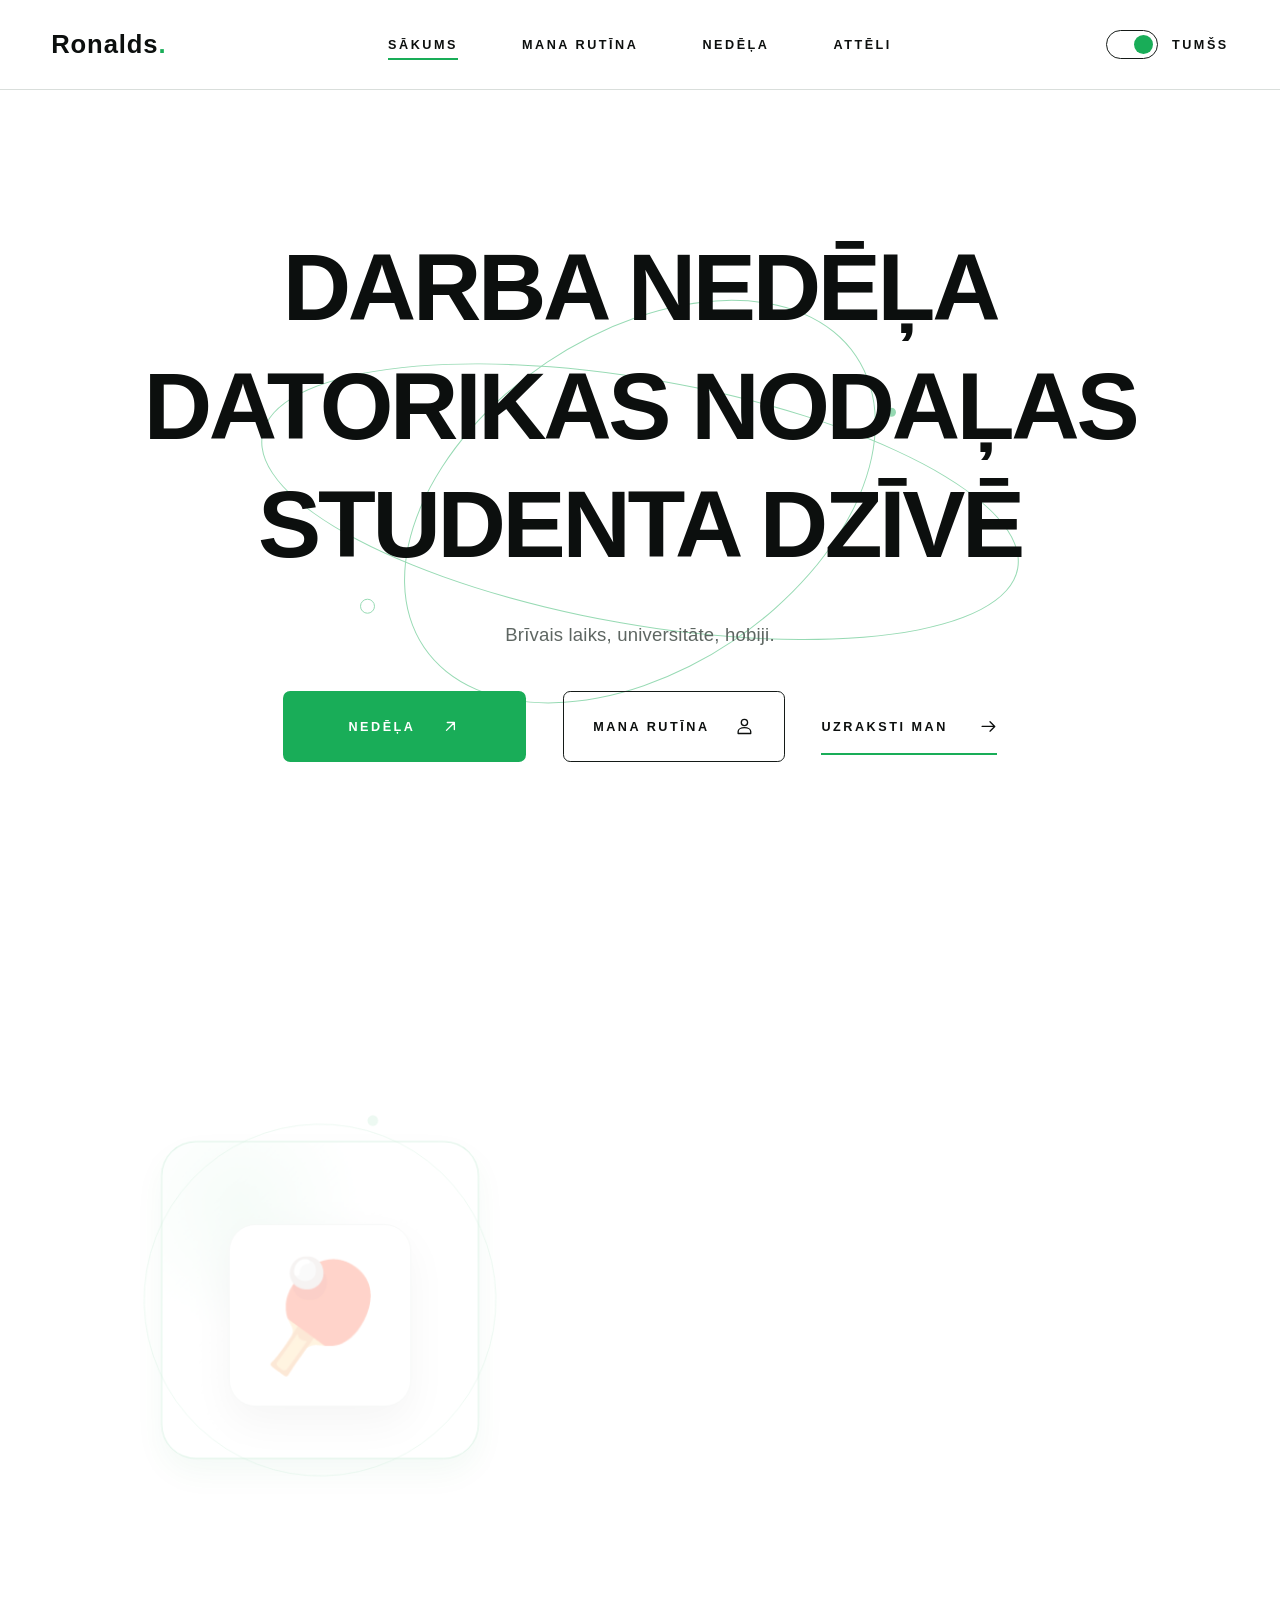
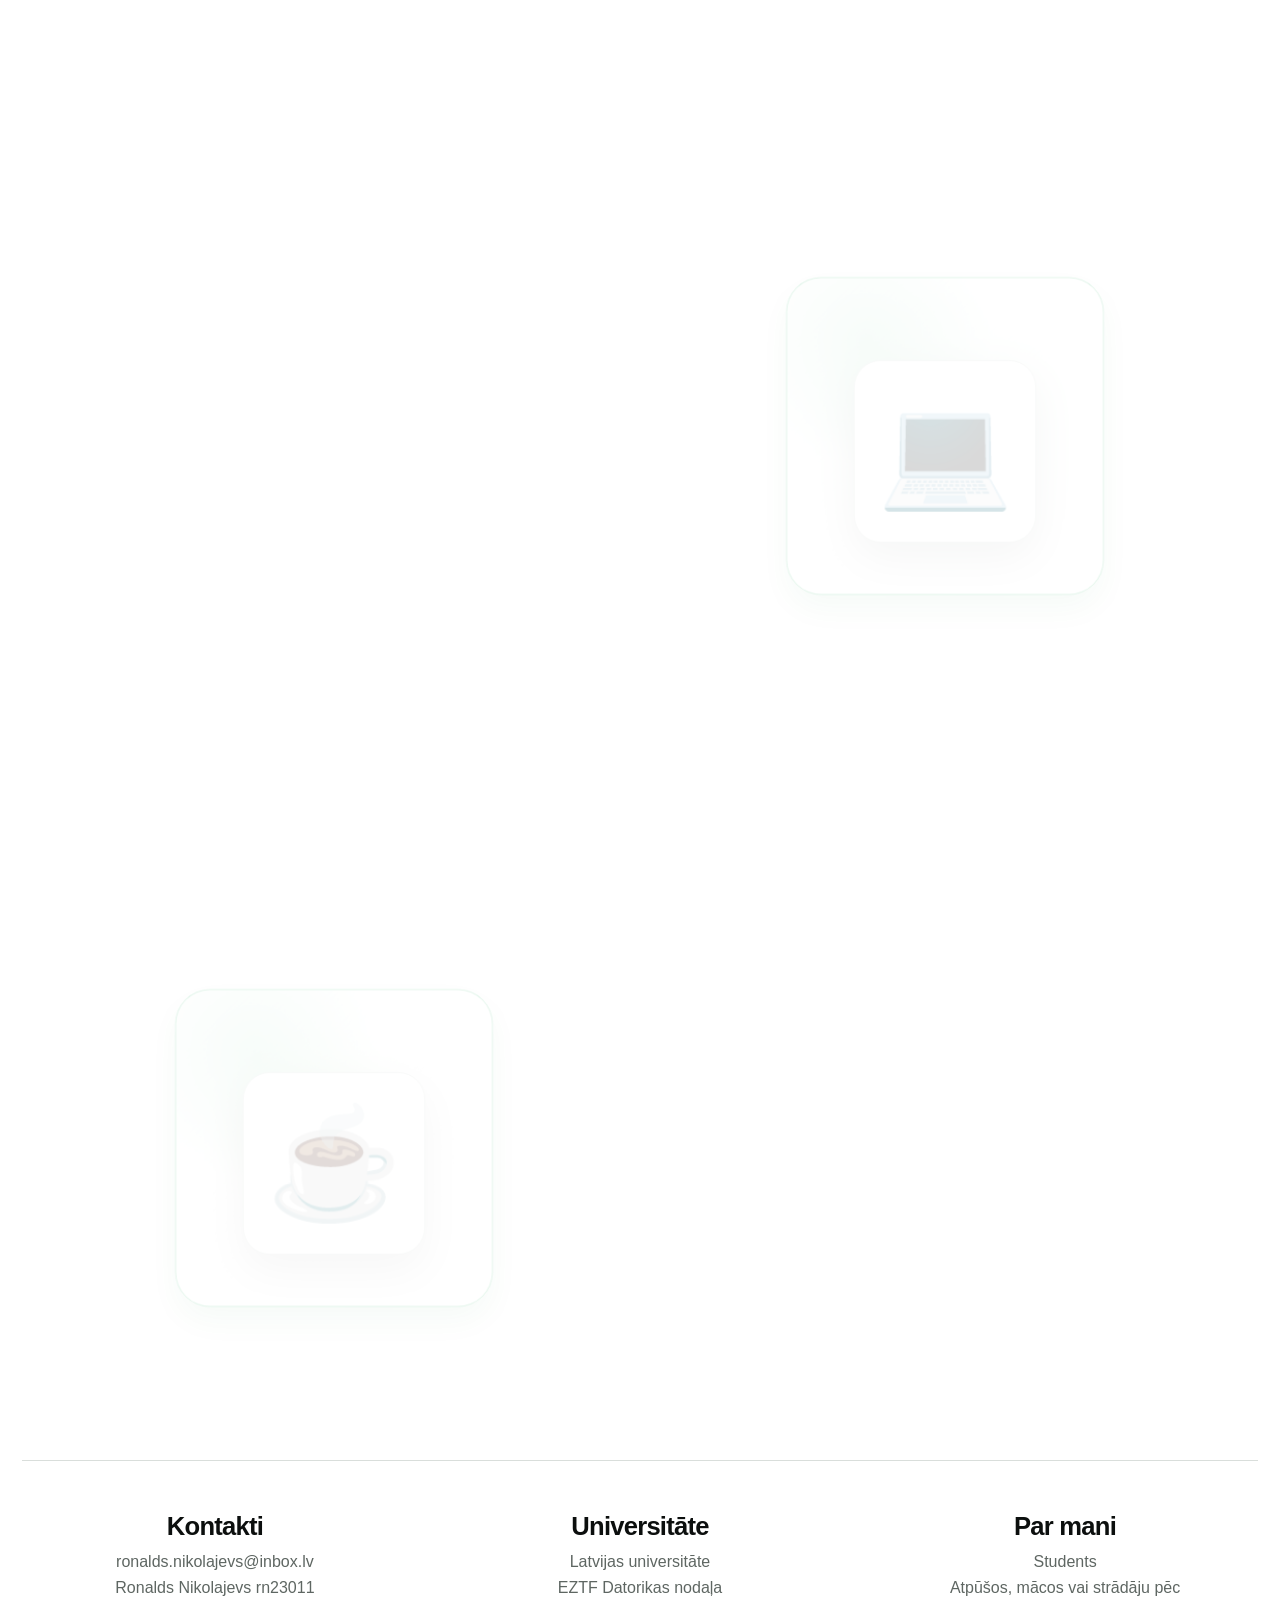
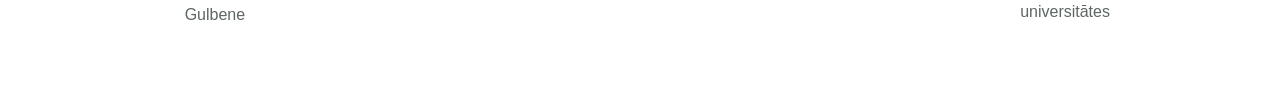
<file: index.html>
<!doctype html>
<html lang="lv">
  <head>
    <meta charset="UTF-8">
    <meta name="viewport" content="width=device-width, initial-scale=1.0">
    <meta name="theme-color" content="#ffffff">
    <title>Sākums</title>
    <script>
      (() => {
        const savedTheme = localStorage.getItem("form-theme");
        const prefersDark = window.matchMedia("(prefers-color-scheme: dark)").matches;
        document.documentElement.dataset.theme = savedTheme || (prefersDark ? "dark" : "light");
      })();
    </script>
    <link rel="stylesheet" href="styles.css">
    <script src="script.js" defer></script>
  </head>
  <body>
    <header class="site-header">
      <a class="brand" href="index.html" aria-label="WEEK home">
        Ronalds<span>.</span>
      </a>

      <nav class="main-nav" aria-label="Main navigation">
        <a class="active" href="index.html" aria-current="page">Sākums</a>
        <a href="about.html">Mana rutīna</a>
        <a href="week.html">Nedēļa</a>
        <a href="images.html">Attēli</a>
      </nav>

      <div class="header-actions">
        <button class="theme-toggle" type="button" aria-label="Switch to dark mode" aria-pressed="false">
          <span class="switch" aria-hidden="true"><span class="switch-dot"></span></span>
          <span class="toggle-label">Dark</span>
        </button>
      </div>
    </header>

    <main>
      <section class="hero" aria-labelledby="hero-title">
        <div class="orbit" aria-hidden="true">
          <span class="ring ring-one"></span>
          <span class="ring ring-two"></span>
          <span class="planet planet-one"></span>
          <span class="planet planet-two"></span>
        </div>

        <h1 id="hero-title">Darba nedēļa<br>Datorikas nodaļas studenta dzīvē</h1>
        <p class="hero-copy">Brīvais laiks, universitāte, hobiji.</p>

        <div class="hero-actions" aria-label="Explore">
          <a class="button primary" href="week.html">
            Nedēļa
            <svg viewBox="0 0 24 24" aria-hidden="true"><path d="M7 17 17 7M8 7h9v9"></path></svg>
          </a>
          <a class="button secondary" href="about.html">
            Mana rutīna
            <svg viewBox="0 0 24 24" aria-hidden="true"><path d="M20 21H4v-2.5c0-3 3.6-5 8-5s8 2 8 5V21ZM12 11a4 4 0 1 0 0-8 4 4 0 0 0 0 8Z"></path></svg>
          </a>
          <a class="button text-button" id="contact" href="contact.html">
            Uzraksti man
            <svg viewBox="0 0 24 24" aria-hidden="true"><path d="M4 12h16m-6-6 6 6-6 6"></path></svg>
          </a>
        </div>
      </section>

      <section class="racket-section scroll-racket" aria-labelledby="racket-title">
        <div class="racket-art emoji-art" aria-hidden="true">
          <span class="racket-orbit"></span>
          <span class="emoji-card">🏓</span>
        </div>

        <div class="racket-copy">
          <span class="section-number">Hobijs / 01</span>
          <h2 id="racket-title">Galda teniss starp lekcijām</h2>
          <p>
            Galda teniss parāda kā es pavadu savu brīvo laiku aktīvi.
            Es ar saviem draugiem starp lekcijām spēlēju galda tenisu atpūtas telpā.
          </p>
          <p>
            Tas atļauj atslābt par universitātes darbiem.
          </p>
        </div>
      </section>

      <section class="laptop-section scroll-feature" aria-labelledby="laptop-title">
        <div class="laptop-copy">
          <span class="section-number">Mācības / 02</span>
          <h2 id="laptop-title">Dators ikdienas darbam</h2>
          <p>
            Katru dienu es izmantoju datoru vairākas stundas.
            Ar to pieslēdzos lekcijām, programmēju, veidoju mājaslapas un pabeidzu universitātes uzdevumus.
          </p>
          <p>
            Tas parāda manu datorikas studenta pusi: daudz laika pavadu pie ekrāna, bet tieši tur idejas pārvēršas reālā darbā.
          </p>
        </div>

        <div class="laptop-art emoji-art" aria-hidden="true" data-scroll-art>
          <span class="laptop-glow"></span>
          <span class="emoji-card">💻</span>
        </div>
      </section>

      <section class="coffee-section scroll-feature" aria-labelledby="coffee-title">
        <div class="coffee-art emoji-art" aria-hidden="true" data-scroll-art>
          <span class="coffee-glow"></span>
          <span class="emoji-card">☕</span>
        </div>

        <div class="coffee-copy">
          <span class="section-number">Uzturs / 03</span>
          <h2 id="coffee-title">Kafija</h2>
          <p>
            Kādreiz vispār nedzēru kafiju, bet pēdējā laikā to dzeru pirms sāku mācīties, vai kad programmēju.
            Tā palīdz savākt domas un sagatavoties dienas darbiem.
          </p>
          <p>
            Nelietoju kafiju vairāk par 3 reizēm dienā.
          </p>
        </div>
      </section>
    </main>

    <footer class="site-footer">
      <article>
        <h2>Kontakti</h2>
        <p>ronalds.nikolajevs@inbox.lv</p>
        <p>Ronalds Nikolajevs rn23011</p>
        <p>Gulbene</p>
      </article>

      <article>
        <h2>Universitāte</h2>
        <p>Latvijas universitāte</p>
        <p>EZTF Datorikas nodaļa</p>
      </article>

      <article>
        <h2>Par mani</h2>
        <p>Students</p>
        <p>Atpūšos, mācos vai strādāju pēc universitātes</p>
      </article>
    </footer>
  </body>
</html>
</file>
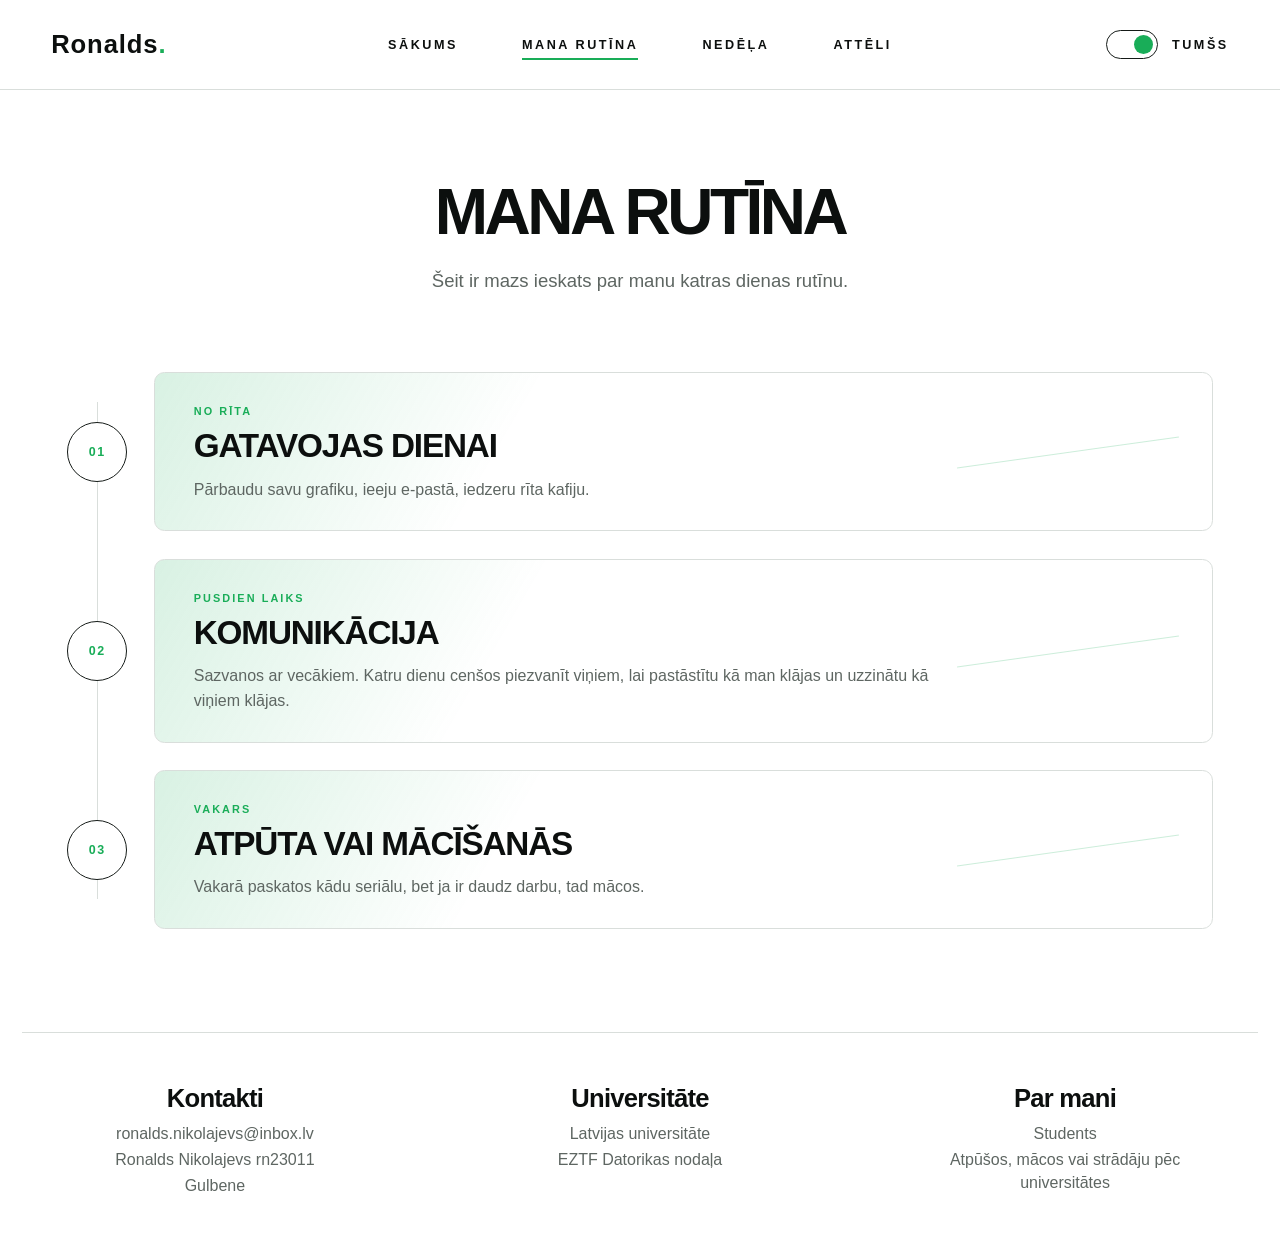
<file: about.html>
<!doctype html>
<html lang="lv">
  <head>
    <meta charset="UTF-8">
    <meta name="viewport" content="width=device-width, initial-scale=1.0">
    <meta name="theme-color" content="#ffffff">
    <title>Par mani</title>
    <script>
      (() => {
        const savedTheme = localStorage.getItem("form-theme");
        const prefersDark = window.matchMedia("(prefers-color-scheme: dark)").matches;
        document.documentElement.dataset.theme = savedTheme || (prefersDark ? "dark" : "light");
      })();
    </script>
    <link rel="stylesheet" href="styles.css">
    <script src="script.js" defer></script>
  </head>
  <body class="about-page">
    <header class="site-header">
      <a class="brand" href="index.html" aria-label="WEEK home">Ronalds<span>.</span></a>

      <nav class="main-nav" aria-label="Main navigation">
        <a href="index.html">Sākums</a>
        <a class="active" href="about.html" aria-current="page">Mana rutīna</a>
        <a href="week.html">Nedēļa</a>
        <a href="images.html">Attēli</a>
      </nav>

      <div class="header-actions">
        <button class="theme-toggle" type="button" aria-label="Switch to dark mode" aria-pressed="false">
          <span class="switch" aria-hidden="true"><span class="switch-dot"></span></span>
          <span class="toggle-label">Dark</span>
        </button>
      </div>
    </header>

    <main class="about-main">
      <header class="about-heading">
        <h1>Mana rutīna</h1>
        <p>Šeit ir mazs ieskats par manu katras dienas rutīnu.</p>
      </header>

      <section class="routine-timeline" aria-label="Student day routine overview">
        <article class="routine-row">
          <span class="routine-marker" aria-hidden="true">01</span>
          <div class="routine-panel">
            <span class="routine-time">No rīta</span>
            <h2>Gatavojas dienai</h2>
            <p>Pārbaudu savu grafiku, ieeju e-pastā, iedzeru rīta kafiju.</p>
          </div>
        </article>

        <article class="routine-row">
          <span class="routine-marker" aria-hidden="true">02</span>
          <div class="routine-panel">
            <span class="routine-time">Pusdien laiks</span>
            <h2>Komunikācija</h2>
            <p>Sazvanos ar vecākiem. Katru dienu cenšos piezvanīt viņiem, lai pastāstītu kā man klājas un uzzinātu kā viņiem klājas.</p>
          </div>
        </article>

        <article class="routine-row">
          <span class="routine-marker" aria-hidden="true">03</span>
          <div class="routine-panel">
            <span class="routine-time">Vakars</span>
            <h2>Atpūta vai mācīšanās</h2>
            <p>Vakarā paskatos kādu seriālu, bet ja ir daudz darbu, tad mācos.</p>
          </div>
        </article>
      </section>
    </main>

    <footer class="site-footer">
      <article>
        <h2>Kontakti</h2>
        <p>ronalds.nikolajevs@inbox.lv</p>
        <p>Ronalds Nikolajevs rn23011</p>
        <p>Gulbene</p>
      </article>

      <article>
        <h2>Universitāte</h2>
        <p>Latvijas universitāte</p>
        <p>EZTF Datorikas nodaļa</p>
      </article>

      <article>
        <h2>Par mani</h2>
        <p>Students</p>
        <p>Atpūšos, mācos vai strādāju pēc universitātes</p>
      </article>
    </footer>
  </body>
</html>
</file>
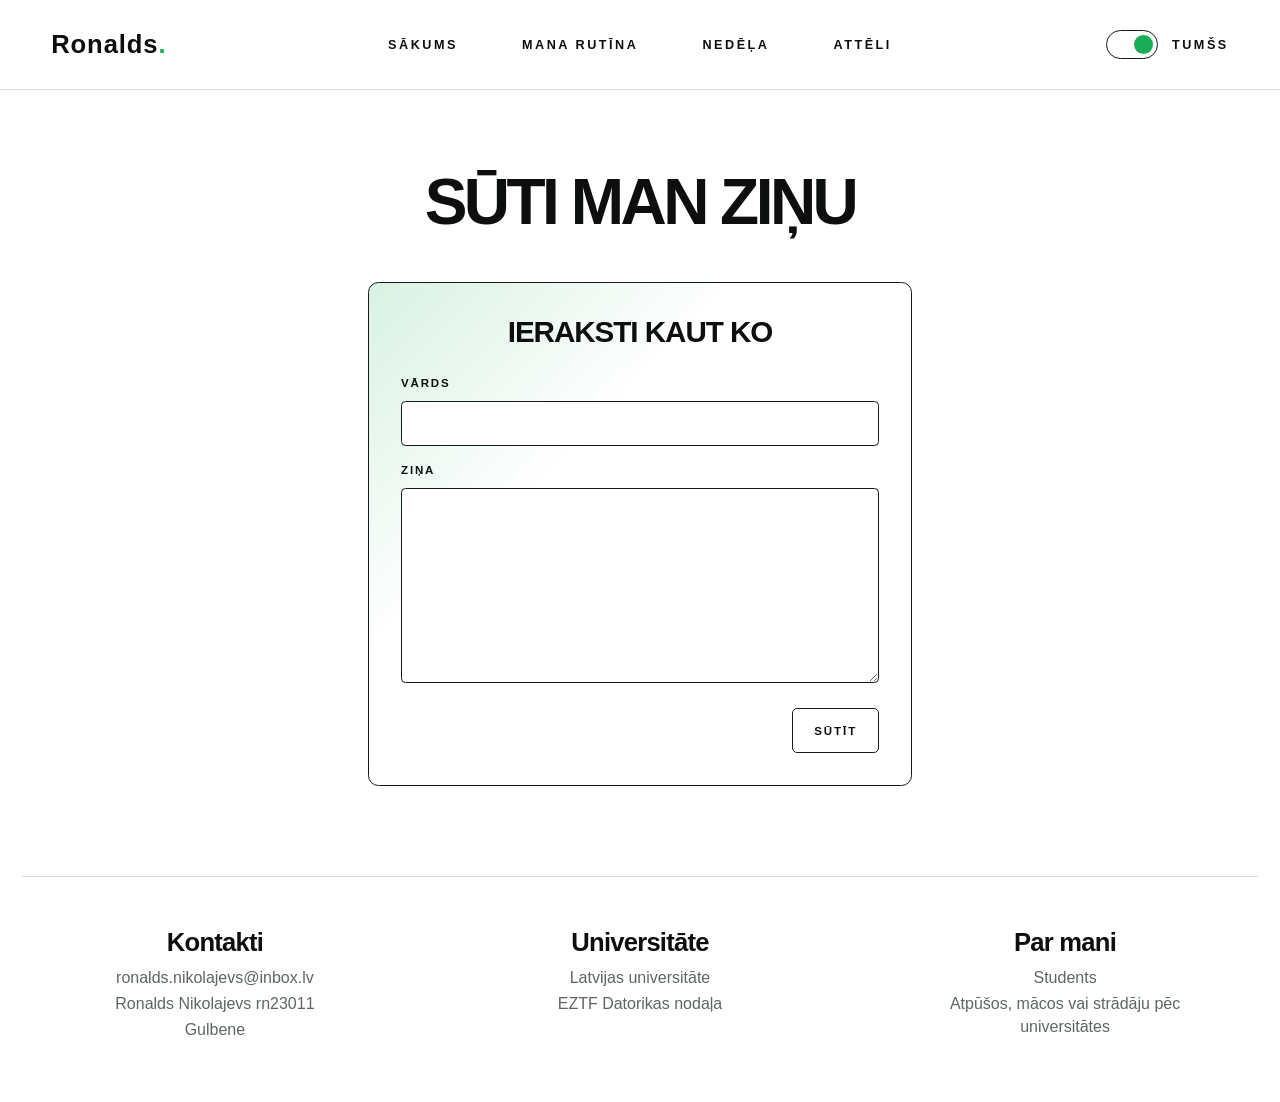
<file: contact.html>
<!doctype html>
<html lang="lv">
  <head>
    <meta charset="UTF-8">
    <meta name="viewport" content="width=device-width, initial-scale=1.0">
    <meta name="theme-color" content="#ffffff">
    <title>Kontakti</title>
    <script>
      (() => {
        const savedTheme = localStorage.getItem("form-theme");
        const prefersDark = window.matchMedia("(prefers-color-scheme: dark)").matches;
        document.documentElement.dataset.theme = savedTheme || (prefersDark ? "dark" : "light");
      })();
    </script>
    <link rel="stylesheet" href="styles.css">
    <script src="script.js" defer></script>
  </head>
  <body class="contact-page">
    <header class="site-header">
      <a class="brand" href="index.html" aria-label="WEEK home">Ronalds<span>.</span></a>

      <nav class="main-nav" aria-label="Main navigation">
        <a href="index.html">Sākums</a>
        <a href="about.html">Mana rutīna</a>
        <a href="week.html">Nedēļa</a>
        <a href="images.html">Attēli</a>
      </nav>

      <div class="header-actions">
        <button class="theme-toggle" type="button" aria-label="Switch to dark mode" aria-pressed="false">
          <span class="switch" aria-hidden="true"><span class="switch-dot"></span></span>
          <span class="toggle-label">Tumšs</span>
        </button>
      </div>
    </header>

    <main class="contact-main">
      <header class="contact-heading">
        <h1>Sūti man ziņu</h1>
      </header>

      <section class="contact-layout" aria-label="Contact form and information">
        <form class="message-form" action="mailto:hello@example.com" method="post" enctype="text/plain">
          <h2>Ieraksti kaut ko</h2>

          <label for="name">Vārds</label>
          <input id="name" name="name" type="text" autocomplete="name" required>

          <label for="message">Ziņa</label>
          <textarea id="message" name="message" rows="7" required></textarea>

          <button class="form-button" type="submit">Sūtīt</button>
        </form>

      </section>
    </main>

    <footer class="site-footer">
      <article>
        <h2>Kontakti</h2>
        <p>ronalds.nikolajevs@inbox.lv</p>
        <p>Ronalds Nikolajevs rn23011</p>
        <p>Gulbene</p>
      </article>

      <article>
        <h2>Universitāte</h2>
        <p>Latvijas universitāte</p>
        <p>EZTF Datorikas nodaļa</p>
      </article>

      <article>
        <h2>Par mani</h2>
        <p>Students</p>
        <p>Atpūšos, mācos vai strādāju pēc universitātes</p>
      </article>
    </footer>
  </body>
</html>
</file>
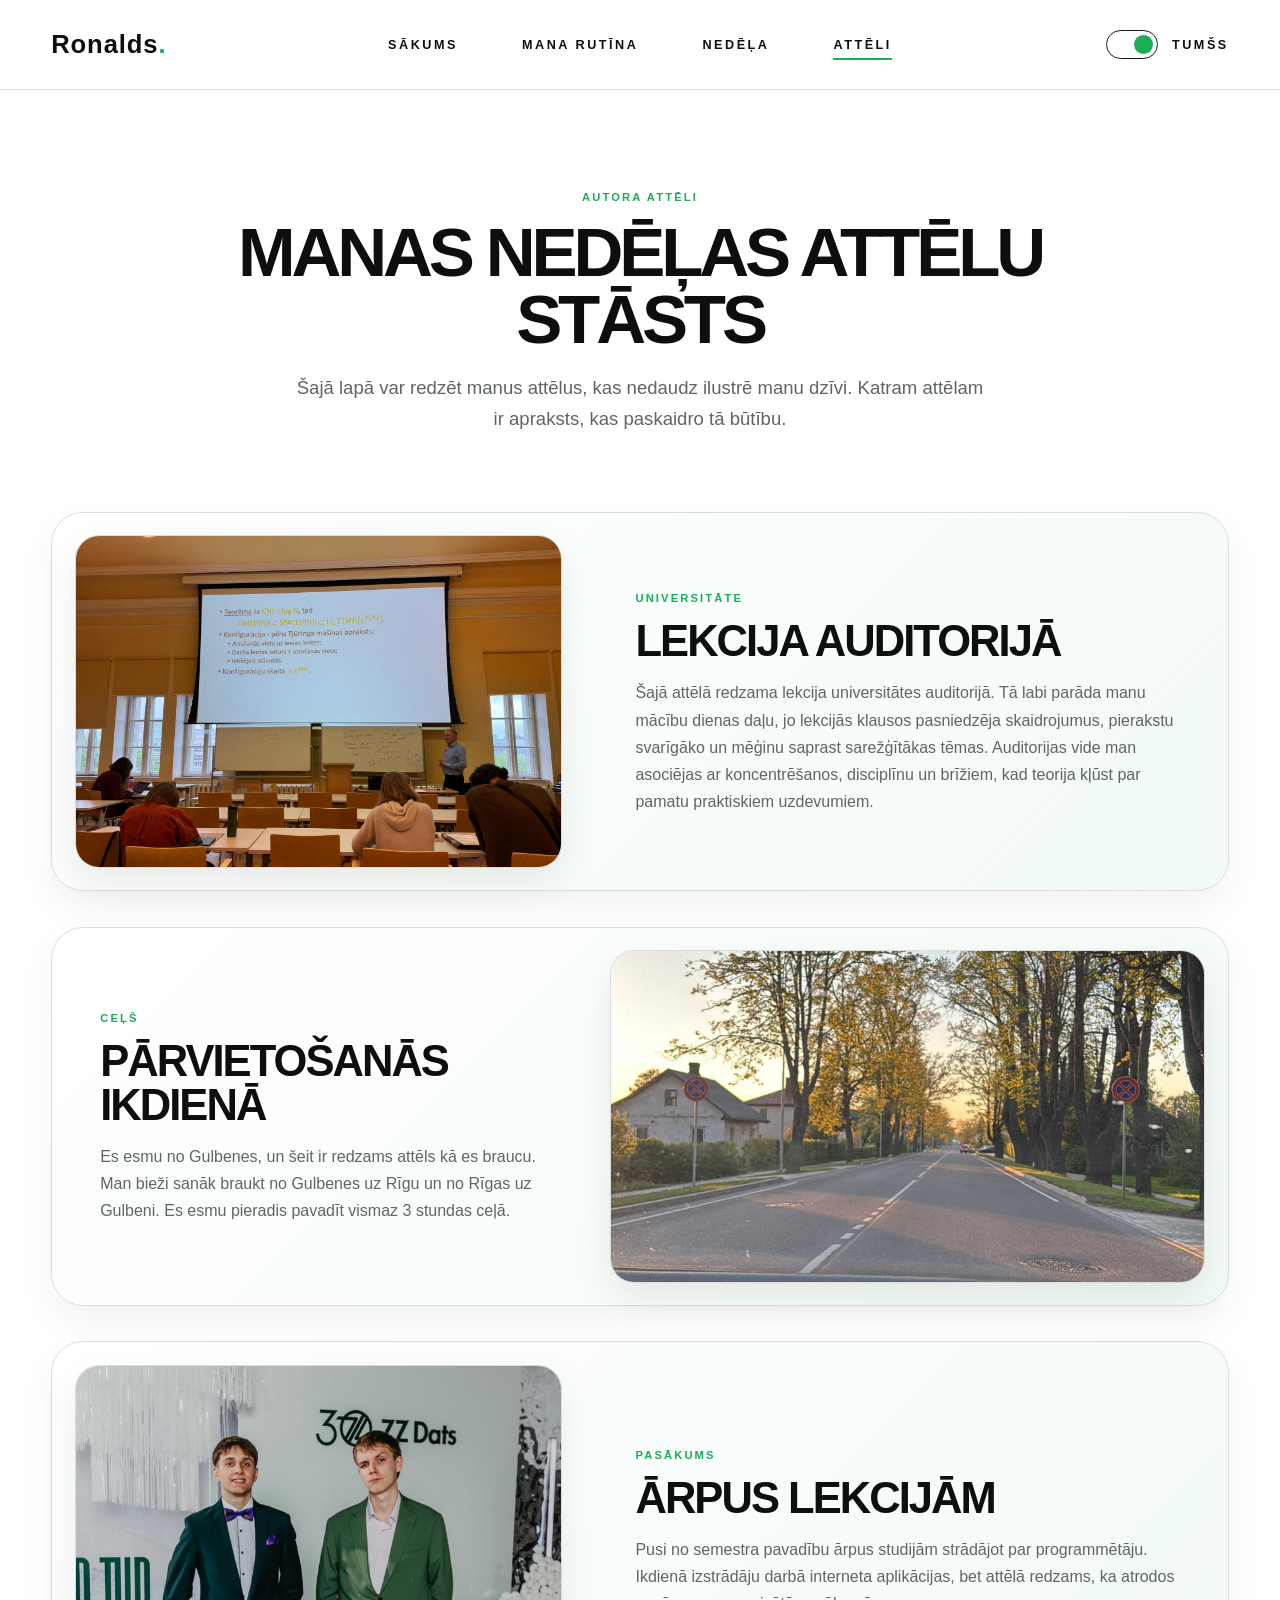
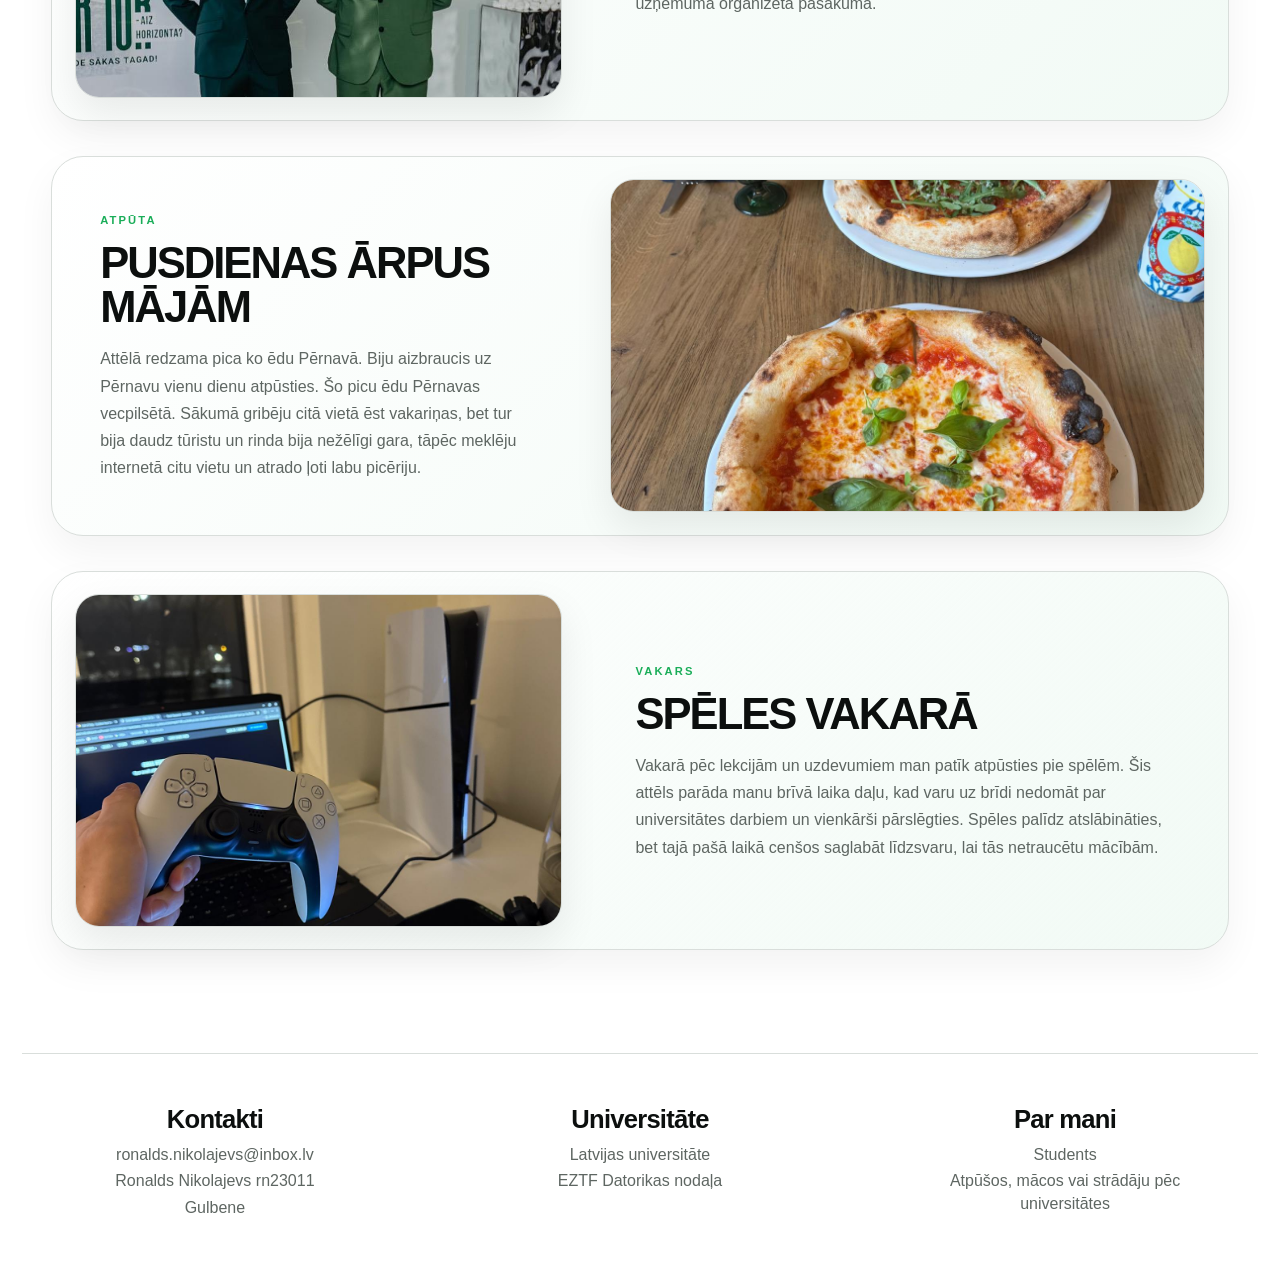
<file: images.html>
<!doctype html>
<html lang="lv">
  <head>
    <meta charset="UTF-8">
    <meta name="viewport" content="width=device-width, initial-scale=1.0">
    <meta name="theme-color" content="#ffffff">
    <title>Attēli un apraksti</title>
    <script>
      (() => {
        const savedTheme = localStorage.getItem("form-theme");
        const prefersDark = window.matchMedia("(prefers-color-scheme: dark)").matches;
        document.documentElement.dataset.theme = savedTheme || (prefersDark ? "dark" : "light");
      })();
    </script>
    <link rel="stylesheet" href="styles.css">
    <script src="script.js" defer></script>
  </head>
  <body class="images-page">
    <header class="site-header">
      <a class="brand" href="index.html" aria-label="WEEK home">Ronalds<span>.</span></a>

      <nav class="main-nav" aria-label="Main navigation">
        <a href="index.html">Sākums</a>
        <a href="about.html">Mana rutīna</a>
        <a href="week.html">Nedēļa</a>
        <a class="active" href="images.html" aria-current="page">Attēli</a>
      </nav>

      <div class="header-actions">
        <button class="theme-toggle" type="button" aria-label="Switch to dark mode" aria-pressed="false">
          <span class="switch" aria-hidden="true"><span class="switch-dot"></span></span>
          <span class="toggle-label">Tumšs</span>
        </button>
      </div>
    </header>

    <main class="images-main">
      <header class="images-heading">
        <p class="section-number">Autora attēli</p>
        <h1>Manas nedēļas attēlu stāsts</h1>
        <p>
          Šajā lapā var redzēt manus attēlus, kas nedaudz ilustrē manu dzīvi.
          Katram attēlam ir apraksts, kas paskaidro tā būtību.
        </p>
      </header>

      <section class="photo-stories" aria-label="Image description sections">
        <article class="photo-story">
          <img class="photo-image" src="assets/lecture-room.jpeg" alt="Universitātes auditorija lekcijas laikā">
          <div class="photo-copy">
            <span class="section-number">Universitāte</span>
            <h2>Lekcija auditorijā</h2>
            <p>
              Šajā attēlā redzama lekcija universitātes auditorijā. Tā labi parāda manu mācību dienas daļu,
              jo lekcijās klausos pasniedzēja skaidrojumus, pierakstu svarīgāko un mēģinu saprast sarežģītākas tēmas.
              Auditorijas vide man asociējas ar koncentrēšanos, disciplīnu un brīžiem, kad teorija kļūst par pamatu
              praktiskiem uzdevumiem.
            </p>
          </div>
        </article>

        <article class="photo-story reverse">
          <img class="photo-image" src="assets/road-home.jpeg" alt="Ceļš pilsētā skatā no automašīnas">
          <div class="photo-copy">
            <span class="section-number">Ceļš</span>
            <h2>Pārvietošanās ikdienā</h2>
            <p>
              Es esmu no Gulbenes, un šeit ir redzams attēls kā es braucu. 
              Man bieži sanāk braukt no Gulbenes uz Rīgu un no Rīgas uz Gulbeni.
              Es esmu pieradis pavadīt vismaz 3 stundas ceļā.
            </p>
          </div>
        </article>

        <article class="photo-story">
          <img class="photo-image photo-image-top" src="assets/formal-event.jpeg" alt="Divi cilvēki svinīgā pasākumā zaļos uzvalkos">
          <div class="photo-copy">
            <span class="section-number">Pasākums</span>
            <h2>Ārpus lekcijām</h2>
            <p>
              Pusi no semestra pavadību ārpus studijām strādājot par programmētāju.
              Ikdienā izstrādāju darbā interneta aplikācijas, bet attēlā redzams, ka atrodos
              uzņēmuma organizētā pasākumā.
            </p>
          </div>
        </article>

        <article class="photo-story reverse">
          <img class="photo-image" src="assets/pizza-break.jpeg" alt="Divas picas uz galda kafejnīcā">
          <div class="photo-copy">
            <span class="section-number">Atpūta</span>
            <h2>Pusdienas ārpus mājām</h2>
            <p>
              Attēlā redzama pica ko ēdu Pērnavā. Biju aizbraucis uz Pērnavu vienu dienu atpūsties.
              Šo picu ēdu Pērnavas vecpilsētā. Sākumā gribēju citā vietā ēst vakariņas, bet tur bija daudz tūristu
              un rinda bija nežēlīgi gara, tāpēc meklēju internetā citu vietu un atrado ļoti labu picēriju.
            </p>
          </div>
        </article>

        <article class="photo-story">
          <img class="photo-image" src="assets/gaming-evening.jpeg" alt="Spēļu kontrolieris pie datora un PlayStation konsoles">
          <div class="photo-copy">
            <span class="section-number">Vakars</span>
            <h2>Spēles vakarā</h2>
            <p>
              Vakarā pēc lekcijām un uzdevumiem man patīk atpūsties pie spēlēm. Šis attēls parāda manu
              brīvā laika daļu, kad varu uz brīdi nedomāt par universitātes darbiem un vienkārši pārslēgties.
              Spēles palīdz atslābināties, bet tajā pašā laikā cenšos saglabāt līdzsvaru, lai tās netraucētu mācībām.
            </p>
          </div>
        </article>
      </section>
    </main>

    <footer class="site-footer">
      <article>
        <h2>Kontakti</h2>
        <p>ronalds.nikolajevs@inbox.lv</p>
        <p>Ronalds Nikolajevs rn23011</p>
        <p>Gulbene</p>
      </article>

      <article>
        <h2>Universitāte</h2>
        <p>Latvijas universitāte</p>
        <p>EZTF Datorikas nodaļa</p>
      </article>

      <article>
        <h2>Par mani</h2>
        <p>Students</p>
        <p>Atpūšos, mācos vai strādāju pēc universitātes</p>
      </article>
    </footer>
  </body>
</html>
</file>
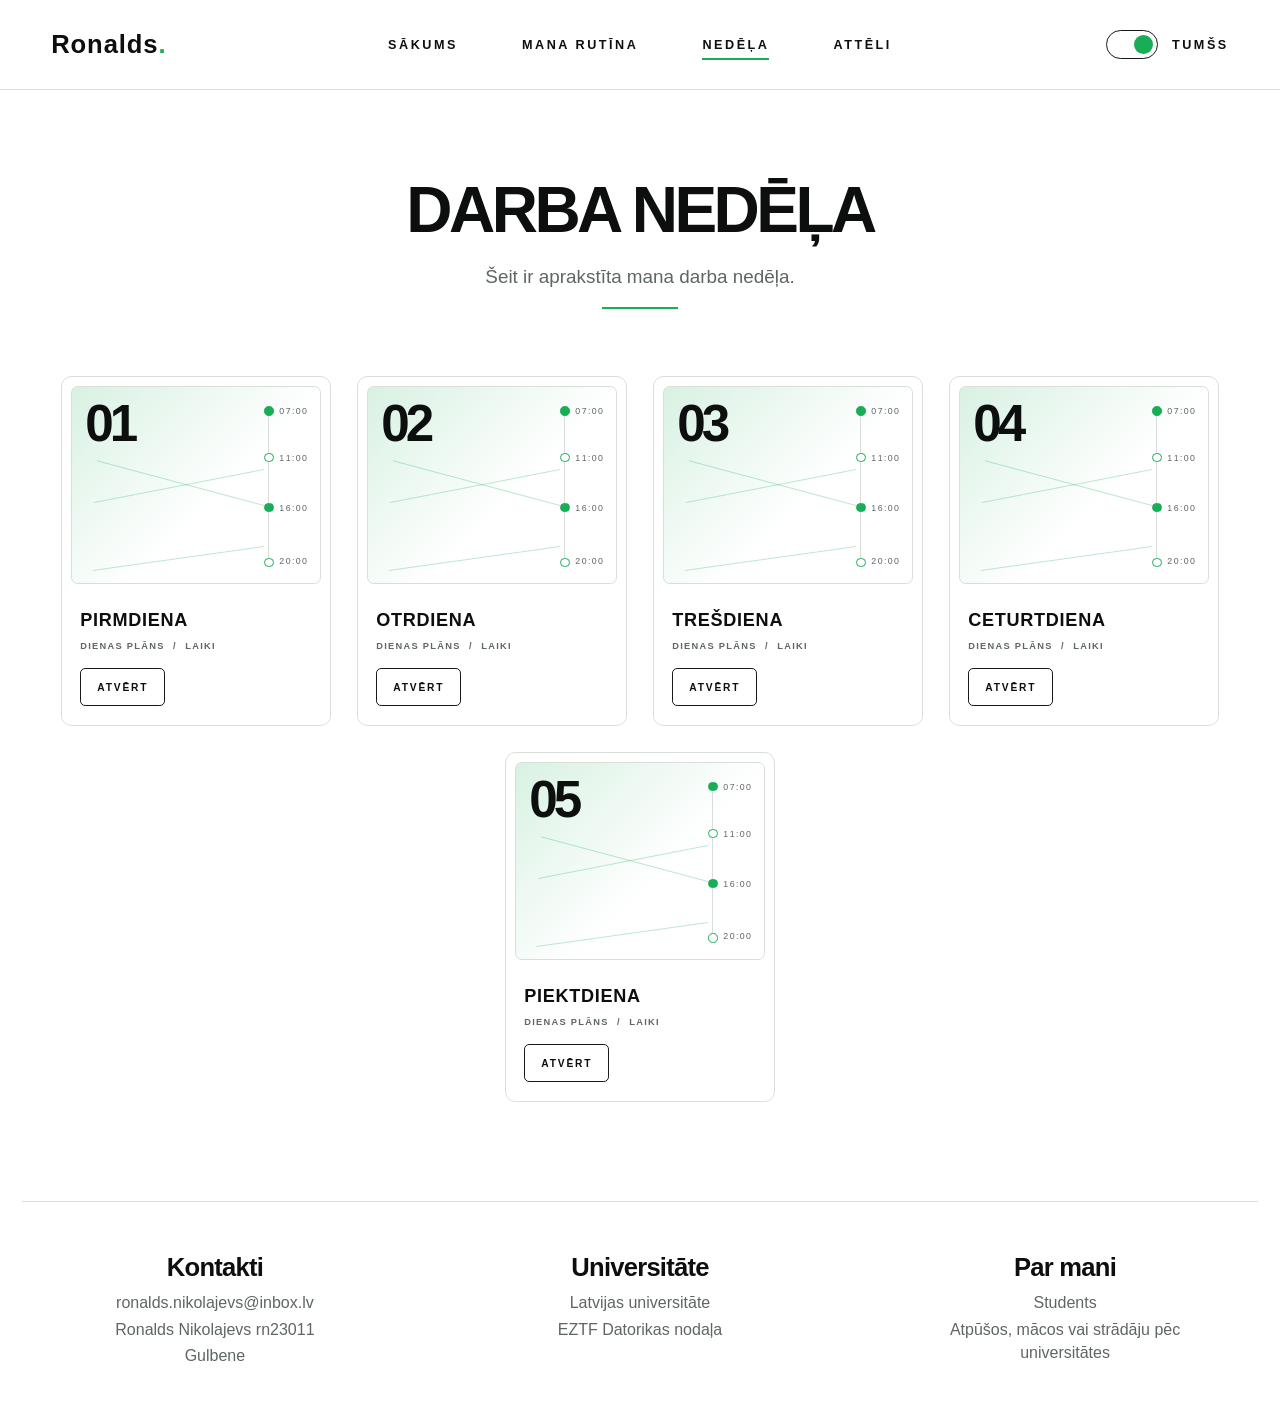
<file: week.html>
<!doctype html>
<html lang="lv">
  <head>
    <meta charset="UTF-8">
    <meta name="viewport" content="width=device-width, initial-scale=1.0">
    <meta name="theme-color" content="#ffffff">
    <title>Nedēļa manā dzīvē</title>
    <script>
      (() => {
        const savedTheme = localStorage.getItem("form-theme");
        const prefersDark = window.matchMedia("(prefers-color-scheme: dark)").matches;
        document.documentElement.dataset.theme = savedTheme || (prefersDark ? "dark" : "light");
      })();
    </script>
    <link rel="stylesheet" href="styles.css">
    <script src="script.js" defer></script>
  </head>
  <body class="week-page">
    <header class="site-header">
      <a class="brand" href="index.html" aria-label="WEEK home">Ronalds<span>.</span></a>

      <nav class="main-nav" aria-label="Main navigation">
        <a href="index.html">Sākums</a>
        <a href="about.html">Mana rutīna</a>
        <a class="active" href="week.html" aria-current="page">Nedēļa</a>
        <a href="images.html">Attēli</a>
      </nav>

      <div class="header-actions">
        <button class="theme-toggle" type="button" aria-label="Switch to dark mode" aria-pressed="false">
          <span class="switch" aria-hidden="true"><span class="switch-dot"></span></span>
          <span class="toggle-label">Tumšs</span>
        </button>
      </div>
    </header>

    <main class="week-main">
      <header class="week-heading">
        <h1>Darba nedēļa</h1>
        <p>Šeit ir aprakstīta mana darba nedēļa.</p>
      </header>

      <section class="days-grid" id="days" aria-label="Choose a day to view my routine"></section>
    </main>

    <dialog class="day-dialog" aria-labelledby="dialog-title">
      <div class="dialog-heading">
        <p class="dialog-number" id="dialog-number">Diena 01</p>
        <button class="dialog-close" type="button" aria-label="Close day details">
          <svg viewBox="0 0 24 24" aria-hidden="true"><path d="M5 5 19 19M19 5 5 19"></path></svg>
        </button>
        <h2 id="dialog-title">Pirmdiena</h2>
        <p class="dialog-intro" id="dialog-intro"></p>
      </div>
      <div class="routine-list" id="routine-list"></div>
    </dialog>

    <footer class="site-footer">
      <article>
        <h2>Kontakti</h2>
        <p>ronalds.nikolajevs@inbox.lv</p>
        <p>Ronalds Nikolajevs rn23011</p>
        <p>Gulbene</p>
      </article>

      <article>
        <h2>Universitāte</h2>
        <p>Latvijas universitāte</p>
        <p>EZTF Datorikas nodaļa</p>
      </article>

      <article>
        <h2>Par mani</h2>
        <p>Students</p>
        <p>Atpūšos, mācos vai strādāju pēc universitātes</p>
      </article>
    </footer>
  </body>
</html>
</file>
<file: styles.css>
:root {
  --background: #ffffff;
  --surface: #ffffff;
  --text: #0c0f0e;
  --muted: #5e6662;
  --border: #d9dedb;
  --border-strong: #141a17;
  --green: #19ad58;
  --green-dark: #078b40;
  --green-soft: rgba(25, 173, 88, 0.17);
  --header-height: 5.65rem;
  --container: 92rem;
  --shadow: 0 16px 35px rgba(7, 139, 64, 0.19);
  --ease: cubic-bezier(0.22, 1, 0.36, 1);
}

html[data-theme="dark"] {
  --background: #090d0b;
  --surface: #0f1512;
  --text: #f5f8f6;
  --muted: #a7b1ac;
  --border: #28322d;
  --border-strong: #d8e0dc;
  --green: #3bcd75;
  --green-dark: #23a65b;
  --green-soft: rgba(59, 205, 117, 0.2);
  --shadow: 0 20px 42px rgba(20, 201, 96, 0.17);
}

*,
*::before,
*::after {
  box-sizing: border-box;
}

html {
  scroll-behavior: smooth;
}

body {
  min-width: 19rem;
  margin: 0;
  background: var(--background);
  color: var(--text);
  font-family: "Arial Nova", "Aptos", "Helvetica Neue", Arial, sans-serif;
  transition: background-color 350ms ease, color 350ms ease;
}

a {
  color: inherit;
  text-decoration: none;
}

.site-header {
  position: relative;
  z-index: 2;
  height: var(--header-height);
  max-width: var(--container);
  margin: 0 auto;
  padding: 0 clamp(1.4rem, 4vw, 3.6rem);
  border-bottom: 1px solid var(--border);
  display: grid;
  grid-template-columns: 1fr auto 1fr;
  align-items: center;
  transition: border-color 350ms ease;
}

.brand {
  justify-self: start;
  font-size: clamp(1.4rem, 2vw, 1.8rem);
  font-weight: 800;
  letter-spacing: 0.035em;
}

.brand span {
  color: var(--green);
}

.main-nav {
  display: flex;
  align-items: center;
  gap: clamp(1.35rem, 5vw, 4.6rem);
}

.main-nav a,
.start-button,
.toggle-label,
.button {
  font-size: 0.79rem;
  font-weight: 700;
  letter-spacing: 0.2em;
  text-transform: uppercase;
}

.main-nav a {
  position: relative;
  padding: 0.8rem 0;
}

.main-nav a::after {
  content: "";
  position: absolute;
  right: 0;
  bottom: 0.3rem;
  left: 0;
  height: 2px;
  background: var(--green);
  transform: scaleX(0);
  transform-origin: right;
  transition: transform 260ms var(--ease);
}

.main-nav a:hover::after,
.main-nav a:focus-visible::after,
.main-nav a.active::after {
  transform: scaleX(1);
  transform-origin: left;
}

.header-actions {
  justify-self: end;
  display: flex;
  align-items: center;
  gap: clamp(1.2rem, 3vw, 2.25rem);
}

.start-button {
  padding: 1rem 1.8rem;
  border: 1px solid var(--border-strong);
  border-radius: 0.42rem;
  transition: color 240ms ease, background-color 240ms ease, transform 240ms var(--ease);
}

.start-button:hover,
.start-button:focus-visible {
  background: var(--text);
  color: var(--background);
  transform: translateY(-2px);
}

.theme-toggle {
  appearance: none;
  border: 0;
  padding: 0;
  background: transparent;
  color: var(--text);
  display: flex;
  align-items: center;
  gap: 0.85rem;
  cursor: pointer;
}

.switch {
  position: relative;
  width: 3.25rem;
  height: 1.85rem;
  border: 1px solid var(--border-strong);
  border-radius: 999px;
  display: block;
}

.switch-dot {
  position: absolute;
  top: 0.27rem;
  right: 0.29rem;
  width: 1.18rem;
  height: 1.18rem;
  border-radius: 50%;
  background: var(--green);
  transition: transform 300ms var(--ease), background-color 250ms ease;
}

html[data-theme="dark"] .switch-dot {
  transform: translateX(-1.35rem);
}

.hero {
  position: relative;
  min-height: calc(100svh - var(--header-height));
  padding: clamp(2.75rem, 8vh, 5.2rem) 1.4rem;
  display: flex;
  flex-direction: column;
  align-items: center;
  justify-content: center;
  text-align: center;
  overflow: hidden;
}

.hero h1 {
  position: relative;
  z-index: 1;
  margin: 0;
  font-size: clamp(3.25rem, 7.4vw, 6.8rem);
  font-weight: 800;
  letter-spacing: -0.035em;
  line-height: 1.25;
  text-transform: uppercase;
  animation: rise-in 760ms var(--ease) both;
}

.hero-copy {
  position: relative;
  z-index: 1;
  margin: clamp(2rem, 4.5vh, 3.4rem) 0 0;
  color: var(--muted);
  font-size: clamp(1rem, 1.45vw, 1.28rem);
  letter-spacing: 0.01em;
  animation: rise-in 760ms 100ms var(--ease) both;
}

.hero-actions {
  position: relative;
  z-index: 1;
  margin-top: clamp(2rem, 5vh, 3.25rem);
  display: flex;
  align-items: center;
  gap: clamp(1.25rem, 3vw, 2.3rem);
  animation: rise-in 760ms 190ms var(--ease) both;
}

.button {
  height: 4.45rem;
  display: inline-flex;
  align-items: center;
  justify-content: center;
  gap: 1.6rem;
  transition: transform 260ms var(--ease), box-shadow 260ms ease, background-color 260ms ease;
}

.button svg {
  width: 1.18rem;
  height: 1.18rem;
  fill: none;
  stroke: currentColor;
  stroke-width: 1.7;
  stroke-linecap: round;
  stroke-linejoin: round;
  transition: transform 270ms var(--ease);
}

.primary {
  min-width: clamp(14.4rem, 19vw, 16rem);
  padding: 0 1.85rem;
  border-radius: 0.45rem;
  color: #fff;
  background: var(--green);
}

.primary:hover,
.primary:focus-visible {
  background: var(--green-dark);
  box-shadow: var(--shadow);
  transform: translateY(-4px);
}

.primary:hover svg,
.primary:focus-visible svg {
  transform: translate(3px, -3px);
}

.secondary {
  min-width: clamp(13.5rem, 17vw, 15rem);
  padding: 0 1.85rem;
  border: 1px solid var(--border-strong);
  border-radius: 0.45rem;
}

.secondary:hover,
.secondary:focus-visible {
  background-color: var(--green-soft);
  transform: translateY(-4px);
}

.secondary:hover svg,
.secondary:focus-visible svg {
  transform: scale(1.08);
}

.text-button {
  position: relative;
  min-width: 11rem;
  justify-content: space-between;
  height: 4rem;
}

.text-button::after {
  content: "";
  position: absolute;
  right: 0;
  bottom: 0.25rem;
  left: 0;
  height: 2px;
  background: var(--green);
  transform-origin: left;
  transition: transform 270ms var(--ease);
}

.text-button:hover::after,
.text-button:focus-visible::after {
  transform: scaleX(0.72);
}

.text-button:hover svg,
.text-button:focus-visible svg {
  transform: translateX(7px);
}

.orbit {
  position: absolute;
  top: 50%;
  left: 50%;
  width: min(48rem, 72vw);
  height: clamp(17rem, 33vw, 21rem);
  transform: translate(-50%, -48%);
  color: var(--green);
  opacity: 0.45;
}

.ring {
  position: absolute;
  inset: 2.8rem 0;
  border: 1px solid currentColor;
  border-radius: 50%;
}

.ring-one {
  transform: rotate(10deg);
  animation: orbit-sway 12s ease-in-out infinite alternate;
}

.ring-two {
  inset: 0 7.7rem;
  transform: rotate(-34deg);
  animation: orbit-sway-alt 14s ease-in-out infinite alternate;
}

.planet {
  position: absolute;
  width: 0.58rem;
  height: 0.58rem;
  border-radius: 50%;
  background: currentColor;
}

.planet-one {
  top: 4.6rem;
  right: 8rem;
}

.planet-two {
  bottom: 3.5rem;
  left: 6.5rem;
  background: var(--background);
  border: 1px solid currentColor;
  width: 0.95rem;
  height: 0.95rem;
}

.racket-section {
  width: min(78rem, 100%);
  min-height: min(46rem, calc(100svh - var(--header-height)));
  margin: 0 auto;
  padding: clamp(4rem, 9vw, 7rem) clamp(1.35rem, 4vw, 3.6rem);
  display: grid;
  grid-template-columns: minmax(18rem, 0.9fr) minmax(19rem, 1fr);
  gap: clamp(2.2rem, 6vw, 5.6rem);
  align-items: center;
  overflow: hidden;
}

.racket-art {
  --racket-progress: 0;
  position: relative;
  min-height: clamp(19rem, 38vw, 31rem);
  display: grid;
  place-items: center;
  opacity: calc(0.25 + (var(--racket-progress) * 0.75));
  transform:
    translate3d(0, calc(2rem - (var(--racket-progress) * 2rem)), 0)
    scale(calc(0.96 + (var(--racket-progress) * 0.04)));
  transition: opacity 160ms linear, transform 160ms linear;
  will-change: opacity, transform;
}

.emoji-art::before {
  content: "";
  position: absolute;
  width: min(22rem, 76%);
  aspect-ratio: 1;
  border: 1px solid color-mix(in srgb, var(--green) 58%, transparent);
  border-radius: 2.4rem;
  background:
    radial-gradient(circle at 25% 20%, var(--green-soft), transparent 36%),
    linear-gradient(135deg, rgba(255, 255, 255, 0.16), transparent 55%),
    var(--surface);
  box-shadow: var(--shadow);
  transform: scale(calc(0.94 + (var(--racket-progress, var(--feature-progress, 0)) * 0.06)));
}

.emoji-card {
  position: relative;
  z-index: 2;
  width: min(13.5rem, 52vw);
  min-width: 13rem;
  aspect-ratio: 1;
  border: 1px solid var(--border);
  border-radius: 2rem;
  display: block;
  background:
    linear-gradient(145deg, rgba(255, 255, 255, 0.16), transparent),
    var(--surface);
  box-shadow: 0 1.25rem 3rem rgba(0, 0, 0, 0.16);
  overflow: hidden;
  display: grid;
  place-items: center;
  font-size: clamp(4.8rem, 12vw, 8rem);
  line-height: 1;
  transform:
    translateY(calc(1rem - (var(--racket-progress, var(--feature-progress, 0)) * 1rem)))
    scale(calc(0.88 + (var(--racket-progress, var(--feature-progress, 0)) * 0.12)));
}

.racket-orbit {
  position: absolute;
  width: min(27rem, 86%);
  aspect-ratio: 1;
  border: 1px solid var(--green);
  border-radius: 50%;
  opacity: 0.32;
  transform: rotate(-24deg) scale(calc(0.85 + (var(--racket-progress) * 0.18)));
}

.racket-orbit::after {
  content: "";
  position: absolute;
  right: 14%;
  top: 8%;
  width: 0.8rem;
  height: 0.8rem;
  border-radius: 50%;
  background: var(--green);
}

.racket-copy {
  opacity: 0;
  transform: translateY(1.4rem);
  transition: opacity 520ms var(--ease), transform 520ms var(--ease);
}

.racket-section.is-visible .racket-copy {
  opacity: 1;
  transform: translateY(0);
}

.section-number {
  display: inline-block;
  margin-bottom: 1rem;
  color: var(--green);
  font-size: 0.7rem;
  font-weight: 800;
  letter-spacing: 0.19em;
  text-transform: uppercase;
}

.racket-copy h2 {
  margin: 0;
  font-size: clamp(2.35rem, 5vw, 4.55rem);
  font-weight: 800;
  letter-spacing: -0.055em;
  line-height: 1;
  text-transform: uppercase;
}

.racket-copy p {
  max-width: 39rem;
  margin: 1.25rem 0 0;
  color: var(--muted);
  font-size: clamp(1rem, 1.45vw, 1.16rem);
  line-height: 1.65;
}

.laptop-section {
  width: min(78rem, 100%);
  min-height: min(46rem, calc(100svh - var(--header-height)));
  margin: 0 auto;
  padding: clamp(4rem, 9vw, 7rem) clamp(1.35rem, 4vw, 3.6rem);
  display: grid;
  grid-template-columns: minmax(19rem, 1fr) minmax(18rem, 1fr);
  gap: clamp(2.2rem, 6vw, 5.6rem);
  align-items: center;
  overflow: hidden;
}

.laptop-section {
  --feature-progress: 0;
}

.laptop-copy {
  opacity: 0;
  transform: translateY(1.4rem);
  transition: opacity 520ms var(--ease), transform 520ms var(--ease);
}

.laptop-section.is-visible .laptop-copy {
  opacity: 1;
  transform: translateY(0);
}

.laptop-copy h2 {
  margin: 0;
  font-size: clamp(2.35rem, 5vw, 4.55rem);
  font-weight: 800;
  letter-spacing: -0.055em;
  line-height: 1;
  text-transform: uppercase;
}

.laptop-copy p {
  max-width: 39rem;
  margin: 1.25rem 0 0;
  color: var(--muted);
  font-size: clamp(1rem, 1.45vw, 1.16rem);
  line-height: 1.65;
}

.laptop-art {
  position: relative;
  min-height: clamp(19rem, 38vw, 31rem);
  display: grid;
  place-items: center;
  opacity: calc(0.2 + (var(--feature-progress) * 0.8));
  transform:
    translate3d(0, calc(2rem - (var(--feature-progress) * 2rem)), 0)
    scale(calc(0.96 + (var(--feature-progress) * 0.04)));
  transition: opacity 160ms linear, transform 160ms linear;
  will-change: opacity, transform;
}

.laptop-glow {
  position: absolute;
  width: min(27rem, 78%);
  aspect-ratio: 1;
  border-radius: 50%;
  background: radial-gradient(circle, var(--green-soft), transparent 64%);
  opacity: calc(0.35 + (var(--feature-progress) * 0.4));
  transform: scale(calc(0.82 + (var(--feature-progress) * 0.28)));
}

.coffee-section {
  --feature-progress: 0;
  width: min(78rem, 100%);
  min-height: min(43rem, calc(100svh - var(--header-height)));
  margin: 0 auto;
  padding: clamp(4rem, 9vw, 7rem) clamp(1.35rem, 4vw, 3.6rem);
  display: grid;
  grid-template-columns: minmax(19rem, 1fr) minmax(18rem, 1fr);
  gap: clamp(2.2rem, 6vw, 5.6rem);
  align-items: center;
  overflow: hidden;
}

.coffee-copy {
  opacity: 0;
  transform: translateY(1.4rem);
  transition: opacity 520ms var(--ease), transform 520ms var(--ease);
}

.coffee-section.is-visible .coffee-copy {
  opacity: 1;
  transform: translateY(0);
}

.coffee-copy h2 {
  margin: 0;
  font-size: clamp(2.35rem, 5vw, 4.55rem);
  font-weight: 800;
  letter-spacing: -0.055em;
  line-height: 1;
  text-transform: uppercase;
}

.coffee-copy p {
  max-width: 39rem;
  margin: 1.25rem 0 0;
  color: var(--muted);
  font-size: clamp(1rem, 1.45vw, 1.16rem);
  line-height: 1.65;
}

.coffee-art {
  position: relative;
  min-height: clamp(18rem, 34vw, 28rem);
  display: grid;
  place-items: center;
  opacity: calc(0.2 + (var(--feature-progress) * 0.8));
  transform:
    translate3d(0, calc(2rem - (var(--feature-progress) * 2rem)), 0)
    scale(calc(0.96 + (var(--feature-progress) * 0.04)));
  transition: opacity 160ms linear, transform 160ms linear;
  will-change: opacity, transform;
}

.coffee-glow {
  position: absolute;
  width: min(20rem, 78%);
  aspect-ratio: 1;
  border-radius: 50%;
  background:
    radial-gradient(circle at 45% 45%, rgba(113, 221, 78, 0.32), transparent 58%),
    radial-gradient(circle, var(--surface), transparent 70%);
  opacity: calc(0.35 + (var(--feature-progress) * 0.42));
  transform: scale(calc(0.8 + (var(--feature-progress) * 0.32)));
}

.images-main {
  width: min(86rem, 100%);
  margin: 0 auto;
  padding: clamp(3.8rem, 7vw, 6rem) clamp(1.35rem, 4vw, 3.6rem) clamp(4.5rem, 8vw, 6.5rem);
}

.images-heading {
  max-width: 54rem;
  margin: 0 auto clamp(3rem, 6vw, 5rem);
  text-align: center;
  animation: rise-in 720ms var(--ease) both;
}

.images-heading h1 {
  margin: 0;
  font-size: clamp(2.6rem, 5.4vw, 5rem);
  font-weight: 800;
  letter-spacing: -0.06em;
  line-height: 0.96;
  text-transform: uppercase;
}

.images-heading p:last-child {
  max-width: 43rem;
  margin: 1.25rem auto 0;
  color: var(--muted);
  font-size: clamp(1rem, 1.45vw, 1.16rem);
  line-height: 1.7;
}

.photo-stories {
  display: grid;
  gap: clamp(1.5rem, 3vw, 2.2rem);
}

.photo-story {
  display: grid;
  grid-template-columns: minmax(17rem, 0.9fr) minmax(18rem, 1.1fr);
  gap: clamp(1.4rem, 4vw, 3rem);
  align-items: center;
  padding: clamp(1rem, 2vw, 1.4rem);
  border: 1px solid var(--border);
  border-radius: 2rem;
  background:
    linear-gradient(135deg, var(--surface), rgba(25, 173, 88, 0.06)),
    var(--surface);
  box-shadow: 0 1rem 2.4rem rgba(0, 0, 0, 0.05);
}

.photo-story.reverse .photo-image,
.photo-story.reverse .photo-placeholder {
  order: 2;
}

.photo-placeholder {
  min-height: clamp(15rem, 26vw, 23rem);
  border: 1px dashed color-mix(in srgb, var(--green) 65%, var(--border));
  border-radius: 1.5rem;
  display: grid;
  place-items: center;
  background:
    linear-gradient(135deg, transparent 0 48%, var(--green-soft) 48% 52%, transparent 52%),
    radial-gradient(circle at 28% 24%, var(--green-soft), transparent 34%),
    var(--background);
  color: var(--green);
  overflow: hidden;
}

.photo-image {
  width: 100%;
  height: clamp(15rem, 26vw, 23rem);
  aspect-ratio: 4 / 3;
  object-fit: cover;
  border: 1px solid var(--border);
  border-radius: 1.5rem;
  display: block;
  box-shadow: 0 1rem 2.4rem rgba(0, 0, 0, 0.08);
}

.photo-image-top {
  object-position: center 18%;
}

.photo-placeholder span {
  padding: 0.8rem 1.1rem;
  border: 1px solid var(--border);
  border-radius: 999px;
  background: var(--surface);
  font-size: 0.78rem;
  font-weight: 800;
  letter-spacing: 0.18em;
  text-transform: uppercase;
}

.photo-copy {
  padding: clamp(0.6rem, 2vw, 1.6rem);
}

.photo-copy h2 {
  margin: 0;
  font-size: clamp(1.9rem, 3.4vw, 3.2rem);
  font-weight: 800;
  letter-spacing: -0.045em;
  line-height: 1;
  text-transform: uppercase;
}

.photo-copy p {
  max-width: 43rem;
  margin: 1rem 0 0;
  color: var(--muted);
  font-size: 1rem;
  line-height: 1.7;
}

.week-main {
  width: min(88rem, 100%);
  margin: 0 auto;
  padding: clamp(3.6rem, 7vw, 5.5rem) clamp(1.35rem, 4vw, 3.6rem) clamp(4rem, 8vw, 6.2rem);
}

.week-heading {
  text-align: center;
  animation: rise-in 720ms var(--ease) both;
}

.week-heading h1 {
  margin: 0;
  font-size: clamp(2.7rem, 5vw, 4.55rem);
  font-weight: 800;
  letter-spacing: -0.055em;
  line-height: 1;
  text-transform: uppercase;
}

.week-heading p {
  margin: 1.45rem 0 0;
  color: var(--muted);
  font-size: clamp(1rem, 1.5vw, 1.18rem);
}

.week-heading::after {
  content: "";
  display: block;
  width: 4.8rem;
  height: 2px;
  margin: 1.2rem auto 0;
  background: var(--green);
}

.days-grid {
  margin-top: clamp(3rem, 5.5vw, 4.2rem);
  display: flex;
  flex-wrap: wrap;
  justify-content: center;
  gap: clamp(1rem, 2.2vw, 1.6rem);
}

.day-card {
  --card-delay: 80ms;
  appearance: none;
  flex: 0 1 clamp(14rem, calc(25% - 1.5rem), 18rem);
  min-width: 14rem;
  padding: 0;
  border: 1px solid var(--border);
  border-radius: 0.65rem;
  background: var(--surface);
  color: var(--text);
  cursor: pointer;
  text-align: left;
  overflow: hidden;
  font: inherit;
  animation: rise-in 620ms var(--card-delay) var(--ease) both;
  transition: transform 270ms var(--ease), border-color 270ms ease, box-shadow 270ms ease;
}

.day-card:nth-child(2) { --card-delay: 125ms; }
.day-card:nth-child(3) { --card-delay: 170ms; }
.day-card:nth-child(4) { --card-delay: 215ms; }
.day-card:nth-child(5) { --card-delay: 260ms; }
.day-card:nth-child(6) { --card-delay: 305ms; }
.day-card:nth-child(7) { --card-delay: 350ms; }

.day-card:hover,
.day-card:focus-visible {
  border-color: var(--green);
  box-shadow: 0 18px 36px rgba(12, 15, 14, 0.09);
  transform: translateY(-0.45rem);
}

html[data-theme="dark"] .day-card:hover,
html[data-theme="dark"] .day-card:focus-visible {
  box-shadow: var(--shadow);
}

.card-visual {
  position: relative;
  display: block;
  height: clamp(11.8rem, 15.5vw, 13.75rem);
  margin: 0.55rem;
  border-radius: 0.42rem;
  border: 1px solid var(--border);
  background: linear-gradient(135deg, var(--green-soft), transparent 58%);
  overflow: hidden;
}

.card-number {
  position: absolute;
  top: 0.72rem;
  left: 0.86rem;
  font-size: clamp(3.15rem, 4vw, 3.75rem);
  line-height: 1;
  font-weight: 800;
  letter-spacing: -0.08em;
}

.time-mark {
  position: absolute;
  right: 0.75rem;
  color: var(--muted);
  font-size: 0.55rem;
  letter-spacing: 0.16em;
}

.time-one { top: 1.22rem; }
.time-two { top: 4.15rem; }
.time-three { top: 7.25rem; }
.time-four { bottom: 1.1rem; }

.timeline-line {
  position: absolute;
  top: 1.55rem;
  right: 3.2rem;
  bottom: 1.35rem;
  width: 1px;
  background: var(--border);
}

.timeline-node {
  position: absolute;
  right: 2.93rem;
  width: 0.58rem;
  height: 0.58rem;
  border: 1px solid var(--green);
  border-radius: 50%;
  background: var(--surface);
}

.node-one { top: 1.22rem; background: var(--green); }
.node-two { top: 4.15rem; }
.node-three { top: 7.25rem; background: var(--green); }
.node-four { bottom: 1.02rem; }

.timeline-path {
  position: absolute;
  left: 1.2rem;
  right: 3.55rem;
  height: 1px;
  background: var(--green);
  opacity: 0.28;
  transform-origin: right;
}

.path-one {
  top: 5.15rem;
  transform: rotate(-11deg);
}

.path-two {
  top: 7.4rem;
  transform: rotate(15deg);
}

.path-three {
  bottom: 2.25rem;
  transform: rotate(-8deg);
}

.card-body {
  display: block;
  padding: 1.05rem 1.15rem 1.2rem;
}

.card-day {
  display: block;
  font-size: 1.13rem;
  font-weight: 750;
  letter-spacing: 0.04em;
  text-transform: uppercase;
}

.card-labels {
  display: flex;
  margin-top: 0.65rem;
  gap: 0.52rem;
  color: var(--muted);
  font-size: 0.58rem;
  font-weight: 700;
  letter-spacing: 0.14em;
  text-transform: uppercase;
}

.card-labels span:not(:last-child)::after {
  content: "/";
  margin-left: 0.52rem;
}

.open-day {
  display: inline-flex;
  align-items: center;
  justify-content: center;
  margin-top: 1.08rem;
  min-height: 2.35rem;
  padding: 0 1rem;
  border: 1px solid var(--border-strong);
  border-radius: 0.32rem;
  font-size: 0.64rem;
  font-weight: 700;
  letter-spacing: 0.18em;
  text-transform: uppercase;
  transition: background-color 230ms ease, color 230ms ease, border-color 230ms ease;
}

.day-card:hover .open-day,
.day-card:focus-visible .open-day {
  border-color: var(--green);
  background: var(--green);
  color: #ffffff;
}

.day-dialog {
  width: min(49rem, calc(100% - 2rem));
  max-height: calc(100svh - 2rem);
  padding: clamp(1.5rem, 4vw, 2.35rem);
  border: 1px solid var(--border);
  border-radius: 0.8rem;
  background: var(--surface);
  color: var(--text);
  box-shadow: 0 34px 90px rgba(0, 0, 0, 0.21);
  overflow: auto;
}

.day-dialog[open] {
  animation: dialog-enter 250ms var(--ease) both;
}

.day-dialog::backdrop {
  background: rgba(5, 10, 8, 0.54);
  backdrop-filter: blur(3px);
}

.dialog-heading {
  position: relative;
  padding-right: 3rem;
}

.dialog-number {
  margin: 0 0 0.9rem;
  color: var(--green);
  font-size: 0.68rem;
  font-weight: 700;
  letter-spacing: 0.22em;
  text-transform: uppercase;
}

.dialog-heading h2 {
  margin: 0;
  font-size: clamp(2.3rem, 5vw, 3.3rem);
  font-weight: 800;
  letter-spacing: -0.055em;
  line-height: 1;
  text-transform: uppercase;
}

.dialog-intro {
  max-width: 29rem;
  margin: 1rem 0 0;
  color: var(--muted);
  line-height: 1.55;
}

.dialog-close {
  position: absolute;
  top: 0;
  right: 0;
  appearance: none;
  width: 2.7rem;
  height: 2.7rem;
  border: 1px solid var(--border);
  border-radius: 50%;
  background: transparent;
  color: var(--text);
  cursor: pointer;
  display: inline-flex;
  align-items: center;
  justify-content: center;
  padding: 0;
  transition: color 220ms ease, border-color 220ms ease, transform 220ms var(--ease);
}

.dialog-close:hover,
.dialog-close:focus-visible {
  color: var(--green);
  border-color: var(--green);
  transform: rotate(90deg);
}

.dialog-close svg {
  display: block;
  width: 1.05rem;
  height: 1.05rem;
  fill: none;
  stroke: currentColor;
  stroke-width: 1.8;
  stroke-linecap: round;
  stroke-linejoin: round;
}

.routine-list {
  margin-top: clamp(1.6rem, 4vw, 2.3rem);
  display: block;
}

.day-schedule {
  position: relative;
  margin: 0;
  padding: 0;
  list-style: none;
}

.day-schedule::before {
  content: "";
  position: absolute;
  top: 0.9rem;
  bottom: 0.9rem;
  left: 6.1rem;
  width: 1px;
  background: var(--border);
}

.day-schedule li {
  position: relative;
  display: grid;
  grid-template-columns: 5.1rem 1fr;
  gap: 2rem;
  align-items: start;
  padding: 0.78rem 0;
}

.day-schedule li::before {
  content: "";
  position: absolute;
  top: 1.15rem;
  left: 5.83rem;
  z-index: 1;
  width: 0.58rem;
  height: 0.58rem;
  border-radius: 50%;
  border: 1px solid var(--green);
  background: var(--surface);
}

.day-schedule li:first-child::before,
.day-schedule li:nth-child(3)::before,
.day-schedule li:last-child::before {
  background: var(--green);
}

.schedule-time {
  color: var(--green);
  font-size: 0.68rem;
  font-weight: 800;
  letter-spacing: 0.12em;
  line-height: 1.35;
}

.schedule-activity {
  margin: 0;
  color: var(--muted);
  font-size: 0.98rem;
  line-height: 1.45;
}

.about-main {
  width: min(78rem, 100%);
  margin: 0 auto;
  padding: clamp(3.7rem, 7vw, 5.9rem) clamp(1.35rem, 4vw, 3.6rem) clamp(4rem, 8vw, 6.4rem);
}

.about-heading {
  max-width: 54rem;
  margin: 0 auto;
  text-align: center;
  animation: rise-in 720ms var(--ease) both;
}

.about-heading h1 {
  margin: 0;
  font-size: clamp(2.65rem, 5vw, 4.45rem);
  font-weight: 800;
  letter-spacing: -0.055em;
  line-height: 1;
  text-transform: uppercase;
}

.about-heading p {
  max-width: 42rem;
  margin: 1.35rem auto 0;
  color: var(--muted);
  font-size: clamp(1rem, 1.45vw, 1.16rem);
  line-height: 1.6;
}

.routine-timeline {
  position: relative;
  margin-top: clamp(3rem, 6vw, 4.8rem);
  display: grid;
  gap: clamp(1.2rem, 2.5vw, 1.7rem);
}

.routine-timeline::before {
  content: "";
  position: absolute;
  top: 1.9rem;
  bottom: 1.9rem;
  left: 1.85rem;
  width: 1px;
  background: var(--border);
}

.routine-row {
  position: relative;
  display: grid;
  grid-template-columns: 3.75rem minmax(0, 1fr);
  gap: clamp(1rem, 2.4vw, 1.7rem);
  align-items: center;
  animation: rise-in 680ms var(--ease) both;
}

.routine-row:nth-child(2) {
  animation-delay: 90ms;
}

.routine-row:nth-child(3) {
  animation-delay: 180ms;
}

.routine-marker {
  position: relative;
  z-index: 1;
  width: 3.75rem;
  height: 3.75rem;
  border: 1px solid var(--border-strong);
  border-radius: 50%;
  background: var(--background);
  color: var(--green);
  display: inline-flex;
  align-items: center;
  justify-content: center;
  font-size: 0.78rem;
  font-weight: 800;
  letter-spacing: 0.12em;
  transition: transform 270ms var(--ease), border-color 270ms ease, background-color 270ms ease;
}

.routine-panel {
  position: relative;
  min-height: clamp(8.5rem, 12vw, 10rem);
  padding: clamp(1.25rem, 3vw, 1.75rem) clamp(1.25rem, 4vw, 2.4rem);
  border: 1px solid var(--border);
  border-radius: 0.65rem;
  background:
    linear-gradient(120deg, var(--green-soft), transparent 34%),
    var(--surface);
  overflow: hidden;
  transition: transform 270ms var(--ease), border-color 270ms ease, box-shadow 270ms ease;
}

.routine-panel::after {
  content: "";
  position: absolute;
  top: 50%;
  right: clamp(1rem, 3vw, 2rem);
  width: clamp(5.5rem, 18vw, 14rem);
  height: 1px;
  background: var(--green);
  opacity: 0.22;
  transform: rotate(-8deg);
}

.routine-row:hover .routine-marker,
.routine-row:focus-within .routine-marker {
  border-color: var(--green);
  background: var(--green);
  color: #ffffff;
  transform: scale(1.04);
}

.routine-row:hover .routine-panel,
.routine-row:focus-within .routine-panel {
  border-color: var(--green);
  box-shadow: 0 18px 38px rgba(12, 15, 14, 0.08);
  transform: translateX(0.35rem);
}

html[data-theme="dark"] .routine-row:hover .routine-panel,
html[data-theme="dark"] .routine-row:focus-within .routine-panel {
  box-shadow: var(--shadow);
}

.routine-time {
  display: inline-block;
  margin-bottom: 0.75rem;
  color: var(--green);
  font-size: 0.68rem;
  font-weight: 800;
  letter-spacing: 0.19em;
  text-transform: uppercase;
}

.routine-panel h2 {
  position: relative;
  z-index: 1;
  margin: 0;
  max-width: 35rem;
  font-size: clamp(1.35rem, 2.6vw, 2.15rem);
  font-weight: 800;
  letter-spacing: -0.035em;
  line-height: 1.05;
  text-transform: uppercase;
}

.routine-panel p {
  position: relative;
  z-index: 1;
  max-width: 49rem;
  margin: 0.85rem 0 0;
  color: var(--muted);
  font-size: clamp(0.97rem, 1.25vw, 1.07rem);
  line-height: 1.55;
}

.contact-main {
  width: min(78rem, 100%);
  margin: 0 auto;
  padding: clamp(3.4rem, 7vw, 5rem) clamp(1.35rem, 4vw, 3.6rem) clamp(3.8rem, 7vw, 5.8rem);
}

.contact-heading {
  text-align: center;
  animation: rise-in 720ms var(--ease) both;
}

.contact-heading h1 {
  margin: 0;
  font-size: clamp(2.5rem, 5vw, 4.15rem);
  font-weight: 800;
  letter-spacing: -0.055em;
  line-height: 1;
  text-transform: uppercase;
}

.contact-layout {
  margin-top: clamp(2rem, 4vw, 3rem);
}

.message-form {
  width: min(34rem, 100%);
  margin: 0 auto;
  padding: clamp(1.35rem, 3vw, 2rem);
  border: 1px solid var(--border-strong);
  border-radius: 0.65rem;
  background:
    linear-gradient(135deg, var(--green-soft), transparent 36%),
    var(--surface);
  display: grid;
  gap: 0.75rem;
  animation: rise-in 720ms 90ms var(--ease) both;
}

.message-form h2 {
  margin: 0 0 0.65rem;
  text-align: center;
  font-size: clamp(1.35rem, 2.5vw, 1.85rem);
  font-weight: 800;
  letter-spacing: -0.035em;
  text-transform: uppercase;
}

.message-form label {
  margin-top: 0.35rem;
  color: var(--text);
  font-size: 0.72rem;
  font-weight: 800;
  letter-spacing: 0.16em;
  text-transform: uppercase;
}

.message-form input,
.message-form textarea {
  width: 100%;
  border: 1px solid var(--border-strong);
  border-radius: 0.28rem;
  background: var(--background);
  color: var(--text);
  font: inherit;
  font-size: 1rem;
  line-height: 1.5;
  transition: border-color 220ms ease, box-shadow 220ms ease, background-color 220ms ease;
}

.message-form input {
  min-height: 2.8rem;
  padding: 0 0.85rem;
}

.message-form textarea {
  min-height: 10rem;
  padding: 0.8rem 0.85rem;
  resize: vertical;
}

.message-form input:focus,
.message-form textarea:focus {
  border-color: var(--green);
  box-shadow: 0 0 0 3px var(--green-soft);
  outline: none;
}

.form-button {
  justify-self: end;
  margin-top: 0.8rem;
  min-height: 2.8rem;
  padding: 0 1.3rem;
  border: 1px solid var(--border-strong);
  border-radius: 0.32rem;
  background: var(--surface);
  color: var(--text);
  cursor: pointer;
  font: inherit;
  font-size: 0.72rem;
  font-weight: 800;
  letter-spacing: 0.17em;
  text-transform: uppercase;
  transition: background-color 230ms ease, color 230ms ease, border-color 230ms ease, transform 230ms var(--ease);
}

.form-button:hover,
.form-button:focus-visible {
  border-color: var(--green);
  background: var(--green);
  color: #ffffff;
  transform: translateY(-2px);
}

.site-footer {
  width: min(78rem, calc(100% - 2.7rem));
  margin: 0 auto;
  padding: clamp(2rem, 4.5vw, 3.2rem) 0 clamp(2.2rem, 5vw, 3.8rem);
  border-top: 1px solid var(--border);
  display: grid;
  grid-template-columns: repeat(3, 1fr);
  gap: clamp(1.2rem, 3vw, 2.4rem);
  text-align: center;
  animation: rise-in 720ms 170ms var(--ease) both;
}

.site-footer h2 {
  margin: 0 0 0.55rem;
  font-size: clamp(1.25rem, 2vw, 1.65rem);
  font-weight: 800;
  letter-spacing: -0.03em;
}

.site-footer p {
  max-width: 16rem;
  margin: 0.2rem auto 0;
  color: var(--muted);
  line-height: 1.45;
}

:focus-visible {
  outline: 2px solid var(--green);
  outline-offset: 4px;
}

@keyframes rise-in {
  from {
    opacity: 0;
    transform: translateY(1.2rem);
  }
  to {
    opacity: 1;
    transform: translateY(0);
  }
}

@keyframes dialog-enter {
  from {
    opacity: 0;
    transform: translateY(1.1rem) scale(0.985);
  }
  to {
    opacity: 1;
    transform: translateY(0) scale(1);
  }
}

@keyframes orbit-sway {
  to {
    transform: rotate(16deg) translateY(-0.35rem);
  }
}

@keyframes orbit-sway-alt {
  to {
    transform: rotate(-27deg) translateX(0.5rem);
  }
}

@media (max-width: 56rem) {
  :root {
    --header-height: 8.6rem;
  }

  .site-header {
    grid-template-columns: 1fr auto;
    grid-template-rows: 4.8rem 3.8rem;
  }

  .main-nav {
    grid-column: 1 / -1;
    grid-row: 2;
    width: 100%;
    justify-content: space-between;
    gap: clamp(1rem, 5vw, 2.6rem);
  }

  .header-actions {
    gap: 1rem;
  }

  .start-button {
    padding: 0.78rem 1rem;
  }

  .toggle-label {
    display: none;
  }

  .hero {
    padding-top: clamp(2.4rem, 6vh, 4rem);
  }

  .orbit {
    top: 39%;
    width: 88vw;
  }

  .racket-section {
    grid-template-columns: 1fr;
    text-align: center;
  }

  .laptop-section {
    grid-template-columns: 1fr;
    text-align: center;
  }

  .coffee-section {
    grid-template-columns: 1fr;
    text-align: center;
  }

  .laptop-art {
    order: -1;
  }

  .racket-copy p,
  .laptop-copy p,
  .coffee-copy p {
    margin-right: auto;
    margin-left: auto;
  }

  .photo-story,
  .photo-story.reverse {
    grid-template-columns: 1fr;
  }

  .photo-story.reverse .photo-image,
  .photo-story.reverse .photo-placeholder {
    order: 0;
  }

  .week-main {
    padding-top: clamp(2.7rem, 7vw, 4rem);
  }

  .day-card {
    flex-basis: min(20rem, calc(50% - 0.75rem));
  }

  .about-main {
    padding-top: clamp(2.8rem, 7vw, 4.2rem);
  }

  .site-footer {
    grid-template-columns: 1fr;
    gap: 1.5rem;
  }

  .routine-timeline::before {
    left: 1.55rem;
  }

  .routine-row {
    grid-template-columns: 3.1rem minmax(0, 1fr);
  }

  .routine-marker {
    width: 3.1rem;
    height: 3.1rem;
  }
}

@media (max-width: 40rem) {
  .main-nav a,
  .start-button,
  .toggle-label,
  .button {
    font-size: 0.7rem;
    letter-spacing: 0.17em;
  }

  .main-nav a {
    text-align: center;
  }

  .hero-copy {
    max-width: 19rem;
    line-height: 1.65;
  }

  .hero-actions {
    width: min(20rem, 100%);
    flex-direction: column;
    gap: 1rem;
  }

  .button {
    width: 100%;
  }

  .text-button {
    padding: 0 1.1rem;
  }

  .orbit {
    opacity: 0.31;
  }

  .racket-section {
    padding-top: 3.2rem;
  }

  .racket-art {
    min-height: 17rem;
  }

  .laptop-section {
    padding-top: 3.2rem;
  }

  .coffee-section {
    padding-top: 3.2rem;
  }

  .laptop-art {
    min-height: 17rem;
  }

  .coffee-art {
    min-height: 16rem;
  }

  .photo-placeholder {
    min-height: 13.5rem;
  }

  .images-main {
    padding: 2.4rem 1rem 4rem;
  }

  .images-heading {
    margin-bottom: 2.2rem;
  }

  .images-heading h1 {
    font-size: clamp(2.15rem, 11vw, 2.9rem);
    line-height: 1;
  }

  .photo-stories {
    gap: 1.2rem;
  }

  .photo-story {
    padding: 0.72rem;
    border-radius: 1.35rem;
    gap: 0.95rem;
  }

  .photo-image {
    height: clamp(16rem, 72vw, 23rem);
    width: 100%;
    aspect-ratio: auto;
    object-fit: cover;
    object-position: center;
    border-radius: 1rem;
  }

  .photo-copy {
    padding: 0.45rem 0.25rem 0.65rem;
  }

  .photo-copy h2 {
    font-size: clamp(1.65rem, 8.8vw, 2.25rem);
    line-height: 1.03;
  }

  .photo-copy p {
    font-size: 0.95rem;
    line-height: 1.62;
  }

  .racket-copy h2 {
    font-size: clamp(2.1rem, 12vw, 2.9rem);
  }

  .laptop-copy h2,
  .coffee-copy h2 {
    font-size: clamp(2.1rem, 12vw, 2.9rem);
  }

  .week-heading h1 {
    font-size: clamp(2.25rem, 12.6vw, 2.9rem);
  }

  .days-grid {
    margin-top: 2.6rem;
  }

  .day-card {
    flex-basis: min(21rem, 100%);
  }

  .card-visual {
    height: 13.5rem;
  }

  .routine-list {
    display: block;
  }

  .day-schedule::before {
    left: 4.85rem;
  }

  .day-schedule li {
    grid-template-columns: 4rem 1fr;
    gap: 1.65rem;
  }

  .day-schedule li::before {
    left: 4.58rem;
  }

  .schedule-time {
    font-size: 0.62rem;
  }

  .about-heading h1 {
    font-size: clamp(2.2rem, 11.7vw, 2.9rem);
  }

  .contact-heading h1 {
    font-size: clamp(2.2rem, 11.7vw, 2.9rem);
  }

  .message-form {
    padding: 1.2rem;
  }

  .routine-timeline {
    gap: 1rem;
  }

  .routine-timeline::before {
    display: none;
  }

  .routine-row {
    grid-template-columns: 1fr;
    gap: 0.8rem;
  }

  .routine-marker {
    width: 3rem;
    height: 3rem;
  }

  .routine-panel {
    min-height: 0;
  }

  .routine-row:hover .routine-panel,
  .routine-row:focus-within .routine-panel {
    transform: translateY(-0.18rem);
  }
}

@media (prefers-reduced-motion: reduce) {
  *,
  *::before,
  *::after {
    scroll-behavior: auto;
    animation-duration: 1ms !important;
    animation-iteration-count: 1 !important;
    transition-duration: 1ms !important;
  }

  .racket-art,
  .racket-copy,
  .laptop-art,
  .laptop-copy,
  .coffee-art,
  .coffee-copy {
    opacity: 1;
    transform: none;
  }
}
</file>
